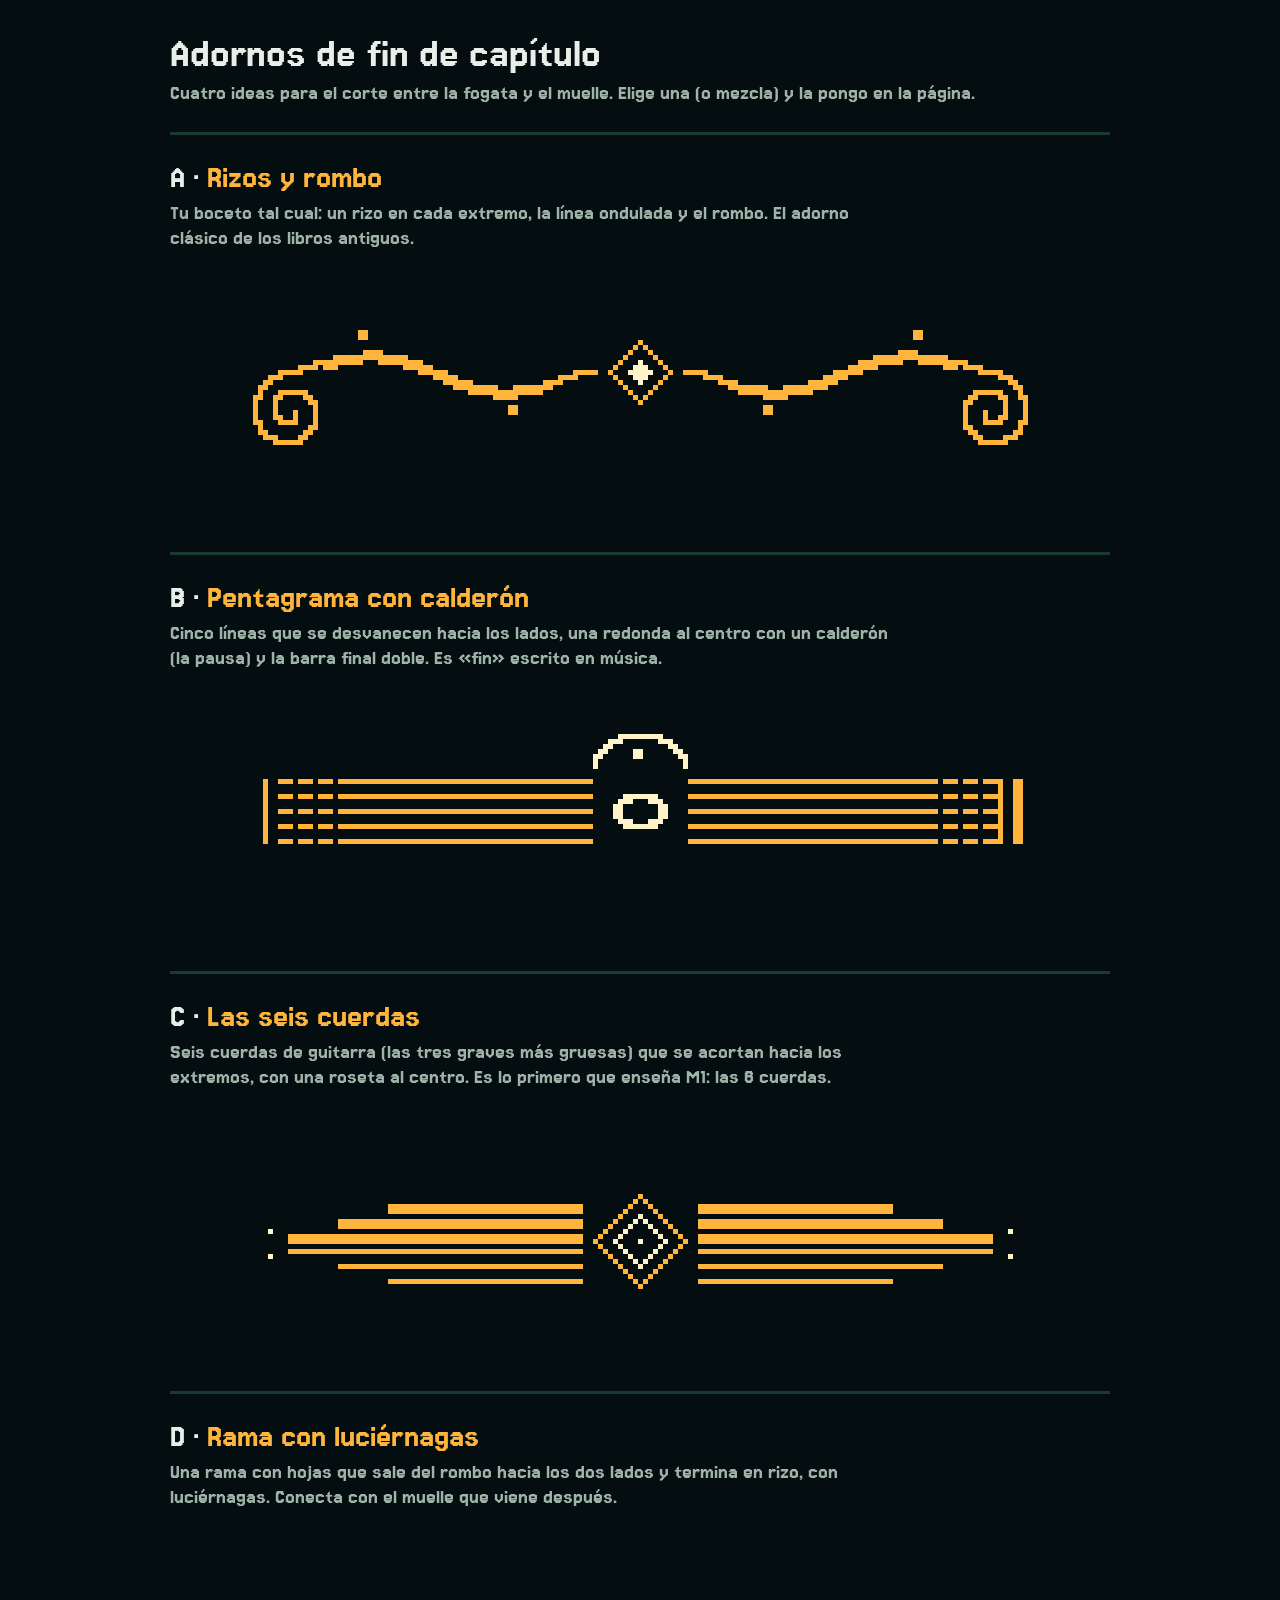
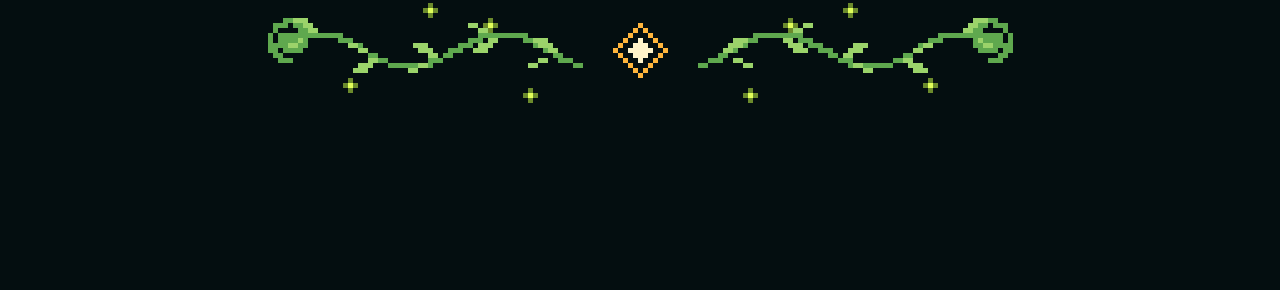
<file: .impeccable/prototipo/ornamentos.html>
<!doctype html><html lang="es"><head><meta charset="utf-8"><meta name="viewport" content="width=device-width,initial-scale=1"><title>Adornos de fin de capítulo · propuestas</title>
<!-- Propuestas para elegir (2026-11-10). Solo para mirar; no es la página. -->
<style>@font-face{font-family:"Jersey 15";src:url(fonts/jersey15.woff2) format("woff2")}
:root{--u:5px}*{box-sizing:border-box}body{margin:0;background:#040e10;color:#e8efe9;font-family:"Jersey 15",monospace}
main{max-width:980px;margin:0 auto;padding:32px 20px 80px}h1{font:400 44px/1 "Jersey 15";margin:0 0 6px}p.s{margin:0 0 28px;color:#9fb3a8;font-size:22px}
section{margin:0 0 8px;padding:26px 0 34px;border-top:3px solid #1c3a31}h2{font:400 34px/1 "Jersey 15";margin:0 0 6px;color:#ffb53c}h2 b{color:#e8efe9;font-weight:400}
.d{margin:0 0 18px;font-size:22px;line-height:1.15;color:#9fb3a8;max-width:46rem}
.v{display:grid;justify-items:center;padding:calc(7*var(--u)) 0}.v svg{display:block;width:calc(161*var(--u));height:auto;image-rendering:pixelated}
.claro{background:#fff;padding:18px 0;margin-top:14px}.claro svg{filter:none}
label{display:inline-block;margin:0 0 12px;font-size:22px;color:#9fb3a8}</style></head><body><main>
<h1>Adornos de fin de capítulo</h1><p class="s">Cuatro ideas para el corte entre la fogata y el muelle. Elige una (o mezcla) y la pongo en la página.</p>
<section><h2><b>A ·</b> Rizos y rombo</h2><p class="d">Tu boceto tal cual: un rizo en cada extremo, la línea ondulada y el rombo. El adorno clásico de los libros antiguos.</p><div class="v"><svg viewBox="0 0 161 34" width="161" height="34" shape-rendering="crispEdges" aria-hidden="true" focusable="false"><path fill="#ffb53c" d="M24 5h2v1h-2zM135 5h2v1h-2zM24 6h2v1h-2zM135 6h2v1h-2zM80 7h1v1h-1zM79 8h1v1h-1zM81 8h1v1h-1zM25 9h4v1h-4zM78 9h1v1h-1zM82 9h1v1h-1zM132 9h4v1h-4zM19 10h15v1h-15zM77 10h1v1h-1zM83 10h1v1h-1zM127 10h15v1h-15zM15 11h10v1h-10zM28 11h9v1h-9zM76 11h1v1h-1zM84 11h1v1h-1zM124 11h9v1h-9zM136 11h10v1h-10zM12 12h4v1h-4zM17 12h3v1h-3zM33 12h6v1h-6zM75 12h1v1h-1zM85 12h1v1h-1zM122 12h6v1h-6zM141 12h3v1h-3zM145 12h4v1h-4zM8 13h5v1h-5zM36 13h6v1h-6zM67 13h5v1h-5zM74 13h1v1h-1zM86 13h1v1h-1zM89 13h5v1h-5zM119 13h6v1h-6zM148 13h5v1h-5zM6 14h3v1h-3zM39 14h5v1h-5zM64 14h4v1h-4zM75 14h1v1h-1zM85 14h1v1h-1zM93 14h4v1h-4zM117 14h5v1h-5zM152 14h3v1h-3zM5 15h2v1h-2zM41 15h6v1h-6zM61 15h4v1h-4zM76 15h1v1h-1zM84 15h1v1h-1zM96 15h4v1h-4zM114 15h6v1h-6zM154 15h2v1h-2zM4 16h2v1h-2zM43 16h9v1h-9zM55 16h8v1h-8zM77 16h1v1h-1zM83 16h1v1h-1zM98 16h8v1h-8zM109 16h9v1h-9zM155 16h2v1h-2zM4 17h1v1h-1zM8 17h6v1h-6zM46 17h15v1h-15zM78 17h1v1h-1zM82 17h1v1h-1zM100 17h15v1h-15zM147 17h6v1h-6zM156 17h1v1h-1zM3 18h2v1h-2zM7 18h2v1h-2zM13 18h2v1h-2zM51 18h5v1h-5zM79 18h1v1h-1zM81 18h1v1h-1zM105 18h5v1h-5zM146 18h2v1h-2zM152 18h2v1h-2zM156 18h2v1h-2zM3 19h1v1h-1zM7 19h1v1h-1zM14 19h2v1h-2zM80 19h1v1h-1zM145 19h2v1h-2zM153 19h1v1h-1zM157 19h1v1h-1zM3 20h1v1h-1zM7 20h1v1h-1zM15 20h1v1h-1zM54 20h2v1h-2zM105 20h2v1h-2zM145 20h1v1h-1zM153 20h1v1h-1zM157 20h1v1h-1zM3 21h1v1h-1zM7 21h1v1h-1zM11 21h1v1h-1zM15 21h1v1h-1zM54 21h2v1h-2zM105 21h2v1h-2zM145 21h1v1h-1zM149 21h1v1h-1zM153 21h1v1h-1zM157 21h1v1h-1zM3 22h1v1h-1zM7 22h2v1h-2zM11 22h1v1h-1zM15 22h1v1h-1zM145 22h1v1h-1zM149 22h1v1h-1zM152 22h2v1h-2zM157 22h1v1h-1zM3 23h2v1h-2zM8 23h4v1h-4zM15 23h1v1h-1zM145 23h1v1h-1zM149 23h4v1h-4zM156 23h2v1h-2zM4 24h1v1h-1zM14 24h2v1h-2zM145 24h2v1h-2zM156 24h1v1h-1zM4 25h2v1h-2zM13 25h2v1h-2zM146 25h2v1h-2zM155 25h2v1h-2zM5 26h3v1h-3zM12 26h2v1h-2zM147 26h2v1h-2zM153 26h3v1h-3zM7 27h6v1h-6zM148 27h6v1h-6z"/><path fill="#fff3c9" d="M80 11h1v1h-1zM79 12h3v1h-3zM78 13h5v1h-5zM79 14h3v1h-3zM80 15h1v1h-1z"/></svg></div></section>
<section><h2><b>B ·</b> Pentagrama con calderón</h2><p class="d">Cinco líneas que se desvanecen hacia los lados, una redonda al centro con un calderón (la pausa) y la barra final doble. Es «fin» escrito en música.</p><div class="v"><svg viewBox="0 0 161 34" width="161" height="34" shape-rendering="crispEdges" aria-hidden="true"><path fill="#ffb53c" d="M5 11h1v1h-1zM8 11h3v1h-3zM12 11h3v1h-3zM16 11h3v1h-3zM20 11h51v1h-51zM90 11h50v1h-50zM141 11h3v1h-3zM145 11h3v1h-3zM149 11h4v1h-4zM155 11h2v1h-2zM5 12h1v1h-1zM152 12h1v1h-1zM155 12h2v1h-2zM5 13h1v1h-1zM152 13h1v1h-1zM155 13h2v1h-2zM5 14h1v1h-1zM8 14h3v1h-3zM12 14h3v1h-3zM16 14h3v1h-3zM20 14h51v1h-51zM90 14h50v1h-50zM141 14h3v1h-3zM145 14h3v1h-3zM149 14h4v1h-4zM155 14h2v1h-2zM5 15h1v1h-1zM152 15h1v1h-1zM155 15h2v1h-2zM5 16h1v1h-1zM152 16h1v1h-1zM155 16h2v1h-2zM5 17h1v1h-1zM8 17h3v1h-3zM12 17h3v1h-3zM16 17h3v1h-3zM20 17h51v1h-51zM90 17h50v1h-50zM141 17h3v1h-3zM145 17h3v1h-3zM149 17h4v1h-4zM155 17h2v1h-2zM5 18h1v1h-1zM152 18h1v1h-1zM155 18h2v1h-2zM5 19h1v1h-1zM152 19h1v1h-1zM155 19h2v1h-2zM5 20h1v1h-1zM8 20h3v1h-3zM12 20h3v1h-3zM16 20h3v1h-3zM20 20h51v1h-51zM90 20h50v1h-50zM141 20h3v1h-3zM145 20h3v1h-3zM149 20h4v1h-4zM155 20h2v1h-2zM5 21h1v1h-1zM152 21h1v1h-1zM155 21h2v1h-2zM5 22h1v1h-1zM152 22h1v1h-1zM155 22h2v1h-2zM5 23h1v1h-1zM8 23h3v1h-3zM12 23h3v1h-3zM16 23h3v1h-3zM20 23h51v1h-51zM90 23h50v1h-50zM141 23h3v1h-3zM145 23h3v1h-3zM149 23h4v1h-4zM155 23h2v1h-2z"/><path fill="#fff3c9" d="M76 2h9v1h-9zM74 3h3v1h-3zM84 3h3v1h-3zM73 4h2v1h-2zM86 4h2v1h-2zM72 5h2v1h-2zM79 5h2v1h-2zM87 5h2v1h-2zM71 6h2v1h-2zM79 6h2v1h-2zM88 6h2v1h-2zM71 7h1v1h-1zM89 7h1v1h-1zM71 8h1v1h-1zM89 8h1v1h-1zM77 14h7v1h-7zM76 15h3v1h-3zM82 15h3v1h-3zM75 16h2v1h-2zM84 16h2v1h-2zM75 17h2v1h-2zM84 17h2v1h-2zM75 18h2v1h-2zM84 18h2v1h-2zM76 19h3v1h-3zM82 19h3v1h-3zM77 20h7v1h-7z"/></svg></div></section>
<section><h2><b>C ·</b> Las seis cuerdas</h2><p class="d">Seis cuerdas de guitarra (las tres graves más gruesas) que se acortan hacia los extremos, con una roseta al centro. Es lo primero que enseña M1: las 6 cuerdas.</p><div class="v"><svg viewBox="0 0 161 34" width="161" height="34" shape-rendering="crispEdges" aria-hidden="true"><path fill="#ffb53c" d="M80 10h1v1h-1zM79 11h1v1h-1zM81 11h1v1h-1zM30 12h39v1h-39zM78 12h1v1h-1zM82 12h1v1h-1zM92 12h39v1h-39zM30 13h39v1h-39zM77 13h1v1h-1zM83 13h1v1h-1zM92 13h39v1h-39zM76 14h1v1h-1zM84 14h1v1h-1zM20 15h49v1h-49zM75 15h1v1h-1zM85 15h1v1h-1zM92 15h49v1h-49zM20 16h49v1h-49zM74 16h1v1h-1zM86 16h1v1h-1zM92 16h49v1h-49zM73 17h1v1h-1zM87 17h1v1h-1zM10 18h59v1h-59zM72 18h1v1h-1zM88 18h1v1h-1zM92 18h59v1h-59zM10 19h59v1h-59zM71 19h1v1h-1zM89 19h1v1h-1zM92 19h59v1h-59zM72 20h1v1h-1zM88 20h1v1h-1zM10 21h59v1h-59zM73 21h1v1h-1zM87 21h1v1h-1zM92 21h59v1h-59zM74 22h1v1h-1zM86 22h1v1h-1zM75 23h1v1h-1zM85 23h1v1h-1zM20 24h49v1h-49zM76 24h1v1h-1zM84 24h1v1h-1zM92 24h49v1h-49zM77 25h1v1h-1zM83 25h1v1h-1zM78 26h1v1h-1zM82 26h1v1h-1zM30 27h39v1h-39zM79 27h1v1h-1zM81 27h1v1h-1zM92 27h39v1h-39zM80 28h1v1h-1z"/><path fill="#fff3c9" d="M80 14h1v1h-1zM79 15h1v1h-1zM81 15h1v1h-1zM78 16h1v1h-1zM82 16h1v1h-1zM6 17h1v1h-1zM77 17h1v1h-1zM83 17h1v1h-1zM154 17h1v1h-1zM76 18h1v1h-1zM84 18h1v1h-1zM75 19h1v1h-1zM80 19h1v1h-1zM85 19h1v1h-1zM76 20h1v1h-1zM84 20h1v1h-1zM77 21h1v1h-1zM83 21h1v1h-1zM6 22h1v1h-1zM78 22h1v1h-1zM82 22h1v1h-1zM154 22h1v1h-1zM79 23h1v1h-1zM81 23h1v1h-1zM80 24h1v1h-1z"/></svg></div></section>
<section><h2><b>D ·</b> Rama con luciérnagas</h2><p class="d">Una rama con hojas que sale del rombo hacia los dos lados y termina en rizo, con luciérnagas. Conecta con el muelle que viene después.</p><div class="v"><svg viewBox="0 0 161 34" width="161" height="34" shape-rendering="crispEdges" aria-hidden="true"><path fill="#ffb53c" d="M80 12h1v1h-1zM79 13h1v1h-1zM81 13h1v1h-1zM78 14h1v1h-1zM82 14h1v1h-1zM77 15h1v1h-1zM83 15h1v1h-1zM76 16h1v1h-1zM84 16h1v1h-1zM75 17h1v1h-1zM85 17h1v1h-1zM76 18h1v1h-1zM84 18h1v1h-1zM77 19h1v1h-1zM83 19h1v1h-1zM78 20h1v1h-1zM82 20h1v1h-1zM79 21h1v1h-1zM81 21h1v1h-1zM80 22h1v1h-1z"/><path fill="#fff3c9" d="M80 15h1v1h-1zM79 16h3v1h-3zM78 17h5v1h-5zM79 18h3v1h-3zM80 19h1v1h-1z"/><path fill="#5fa84e" d="M9 11h2v1h-2zM150 11h2v1h-2zM7 12h3v1h-3zM11 12h2v1h-2zM148 12h2v1h-2zM151 12h3v1h-3zM7 13h1v1h-1zM12 13h2v1h-2zM147 13h2v1h-2zM153 13h1v1h-1zM6 14h1v1h-1zM8 14h13v1h-13zM48 14h10v1h-10zM103 14h10v1h-10zM140 14h13v1h-13zM154 14h1v1h-1zM6 15h1v1h-1zM8 15h4v1h-4zM13 15h1v1h-1zM20 15h3v1h-3zM46 15h3v1h-3zM57 15h2v1h-2zM102 15h2v1h-2zM112 15h3v1h-3zM138 15h3v1h-3zM147 15h1v1h-1zM149 15h4v1h-4zM154 15h1v1h-1zM6 16h4v1h-4zM12 16h2v1h-2zM24 16h1v1h-1zM44 16h3v1h-3zM59 16h1v1h-1zM101 16h1v1h-1zM114 16h3v1h-3zM136 16h1v1h-1zM147 16h2v1h-2zM151 16h4v1h-4zM6 17h2v1h-2zM9 17h4v1h-4zM42 17h3v1h-3zM61 17h1v1h-1zM99 17h1v1h-1zM116 17h3v1h-3zM148 17h4v1h-4zM153 17h2v1h-2zM7 18h2v1h-2zM26 18h2v1h-2zM41 18h2v1h-2zM63 18h2v1h-2zM96 18h2v1h-2zM118 18h2v1h-2zM133 18h2v1h-2zM152 18h2v1h-2zM8 19h3v1h-3zM28 19h2v1h-2zM38 19h3v1h-3zM64 19h3v1h-3zM94 19h3v1h-3zM120 19h3v1h-3zM131 19h2v1h-2zM150 19h3v1h-3zM30 20h6v1h-6zM38 20h1v1h-1zM67 20h2v1h-2zM92 20h2v1h-2zM122 20h1v1h-1zM125 20h6v1h-6z"/><path fill="#9bd36a" d="M11 11h3v1h-3zM147 11h3v1h-3zM13 12h2v1h-2zM46 12h2v1h-2zM113 12h2v1h-2zM146 12h2v1h-2zM14 13h2v1h-2zM48 13h2v1h-2zM111 13h2v1h-2zM145 13h2v1h-2zM12 15h1v1h-1zM50 15h2v1h-2zM59 15h3v1h-3zM99 15h3v1h-3zM109 15h2v1h-2zM148 15h1v1h-1zM10 16h2v1h-2zM22 16h2v1h-2zM35 16h3v1h-3zM48 16h3v1h-3zM60 16h3v1h-3zM98 16h3v1h-3zM110 16h3v1h-3zM123 16h3v1h-3zM137 16h2v1h-2zM149 16h2v1h-2zM24 17h2v1h-2zM36 17h3v1h-3zM47 17h3v1h-3zM62 17h2v1h-2zM97 17h2v1h-2zM111 17h3v1h-3zM122 17h3v1h-3zM135 17h2v1h-2zM38 18h2v1h-2zM121 18h2v1h-2zM26 19h2v1h-2zM60 19h2v1h-2zM99 19h2v1h-2zM133 19h2v1h-2zM24 20h3v1h-3zM36 20h2v1h-2zM58 20h2v1h-2zM101 20h2v1h-2zM123 20h2v1h-2zM134 20h3v1h-3zM23 21h3v1h-3zM34 21h2v1h-2zM125 21h2v1h-2zM135 21h3v1h-3z"/><path fill="#e1ff5a" d="M38 9h1v1h-1zM122 9h1v1h-1zM50 12h1v1h-1zM110 12h1v1h-1zM22 24h1v1h-1zM138 24h1v1h-1zM58 26h1v1h-1zM102 26h1v1h-1z"/><path fill="#6b8a2c" d="M38 8h1v1h-1zM122 8h1v1h-1zM37 9h1v1h-1zM39 9h1v1h-1zM121 9h1v1h-1zM123 9h1v1h-1zM38 10h1v1h-1zM122 10h1v1h-1zM50 11h1v1h-1zM110 11h1v1h-1zM49 12h1v1h-1zM51 12h1v1h-1zM109 12h1v1h-1zM111 12h1v1h-1zM50 13h1v1h-1zM110 13h1v1h-1zM22 23h1v1h-1zM138 23h1v1h-1zM21 24h1v1h-1zM23 24h1v1h-1zM137 24h1v1h-1zM139 24h1v1h-1zM22 25h1v1h-1zM58 25h1v1h-1zM102 25h1v1h-1zM138 25h1v1h-1zM57 26h1v1h-1zM59 26h1v1h-1zM101 26h1v1h-1zM103 26h1v1h-1zM58 27h1v1h-1zM102 27h1v1h-1z"/></svg></div></section>
</main></body></html>
</file>
